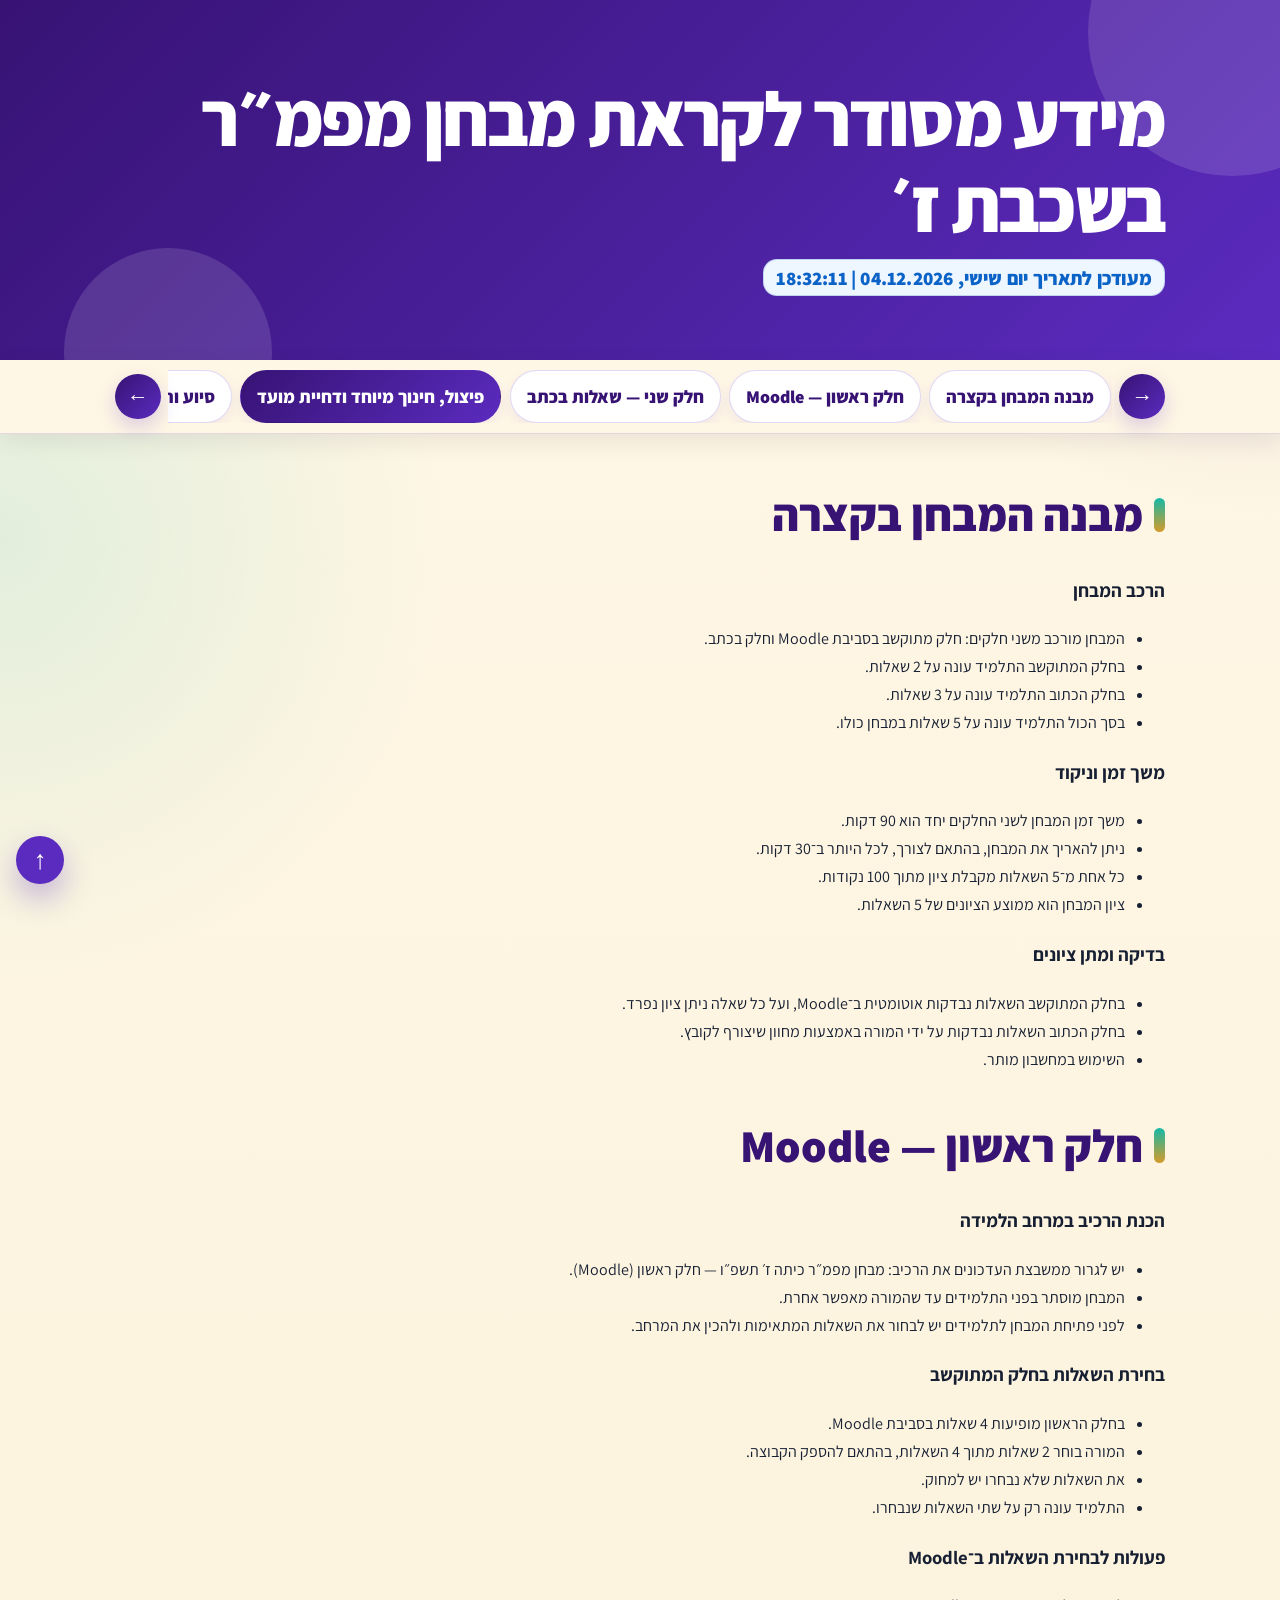
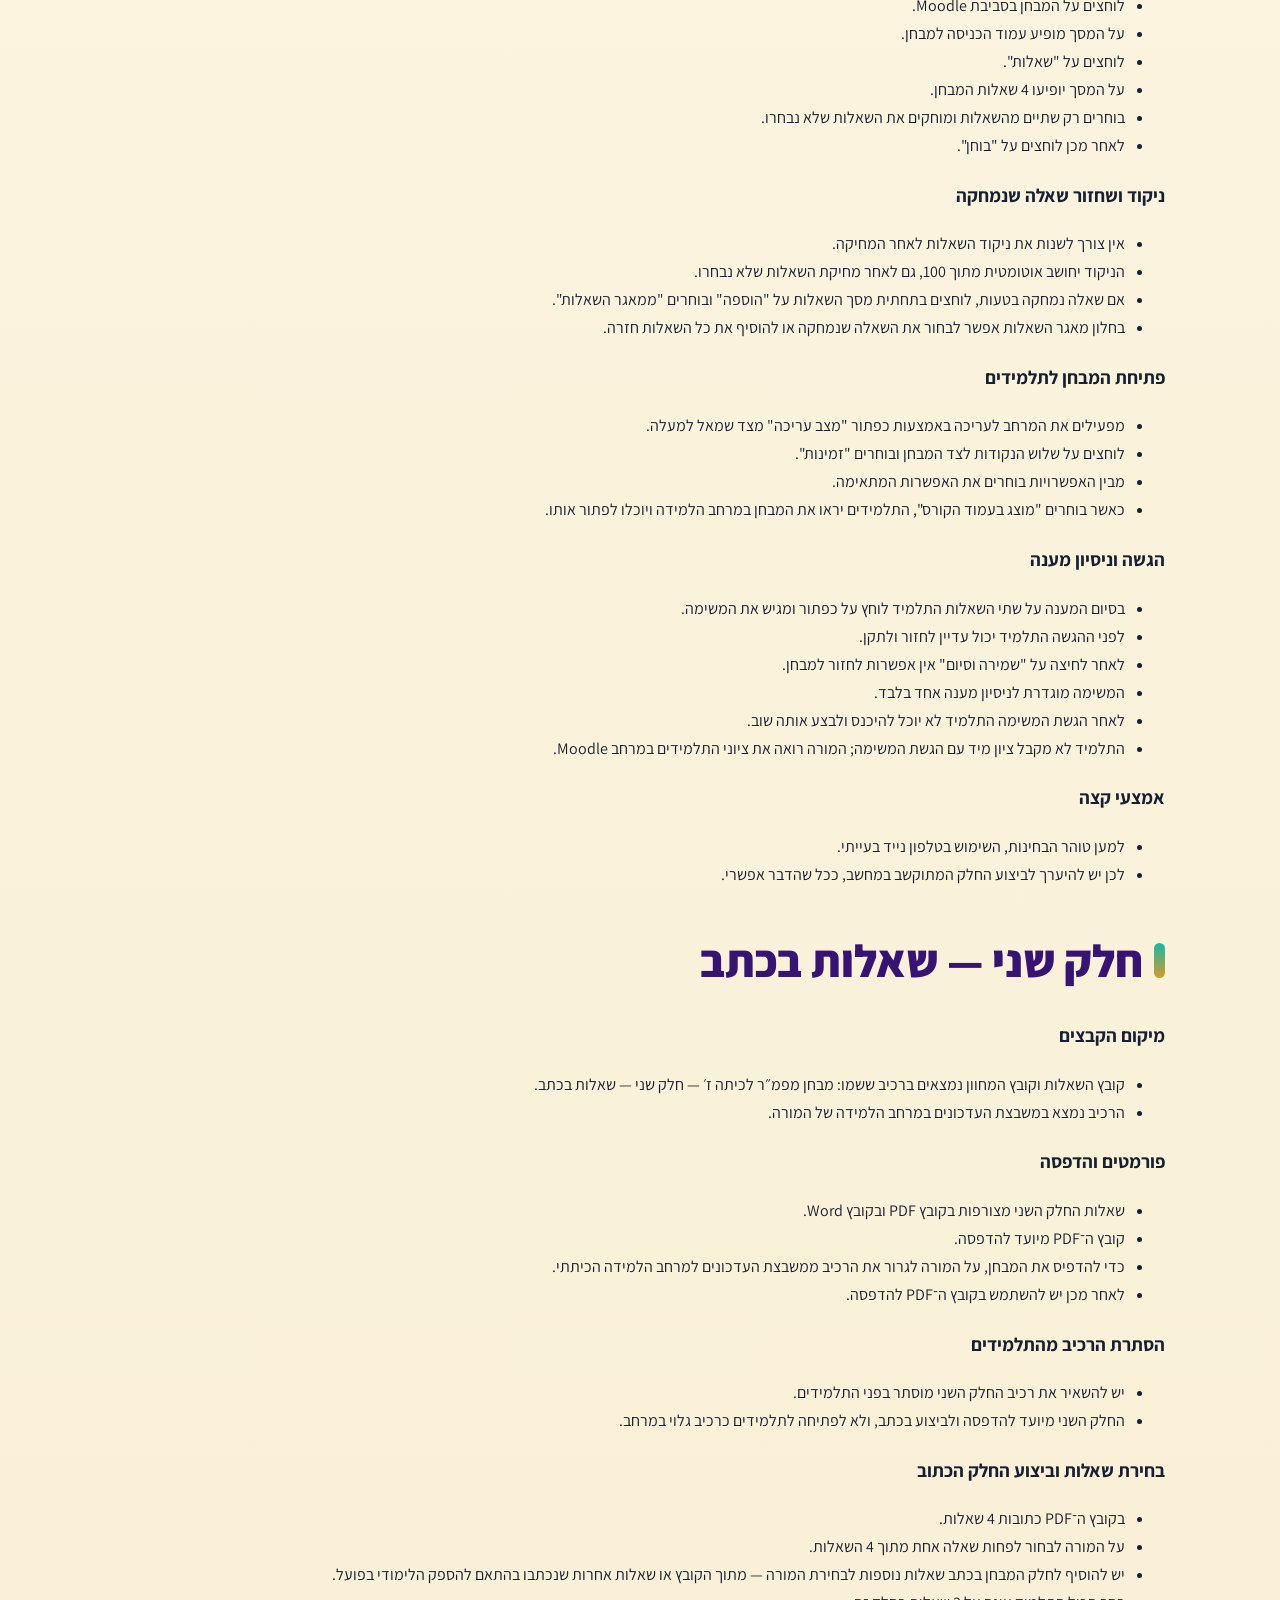
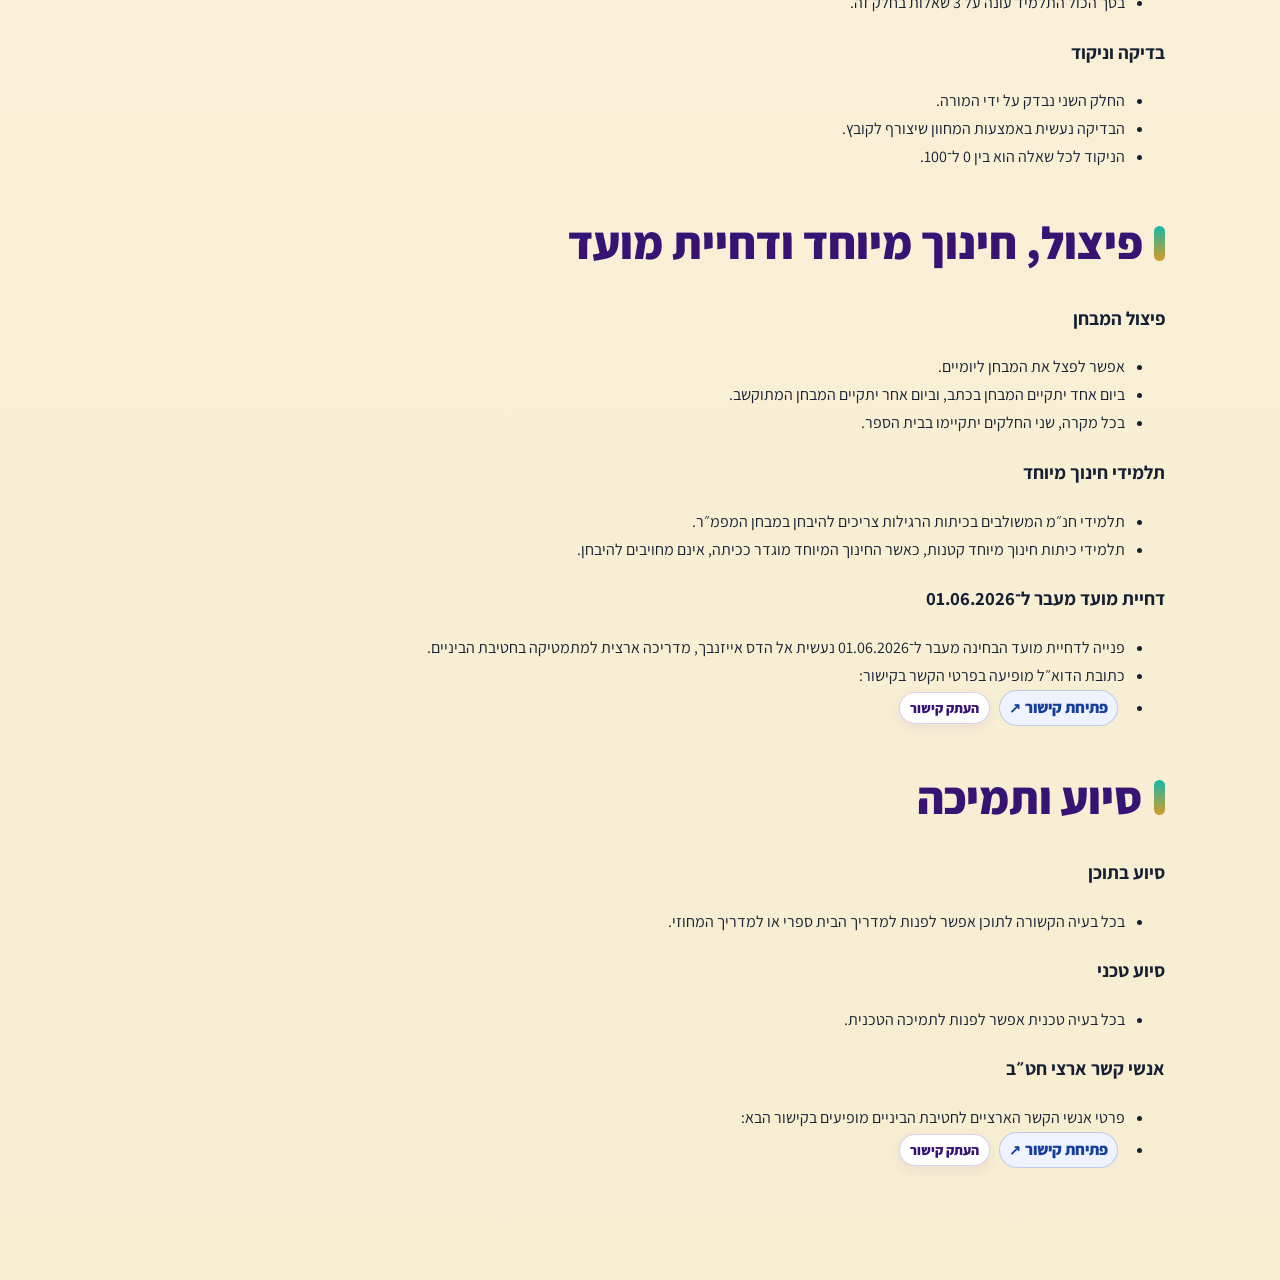
<file: index.html>
<!doctype html>
<html lang="he" dir="rtl">
<head>
  <meta charset="utf-8">
  <meta name="viewport" content="width=device-width,initial-scale=1,viewport-fit=cover">
  <meta name="theme-color" content="#5b2bbf">
  <meta http-equiv="Cache-Control" content="no-cache, no-store, must-revalidate">
  <meta http-equiv="Pragma" content="no-cache">
  <meta http-equiv="Expires" content="0">
  <title>מידע מסודר לקראת מבחן מפמ״ר בשכבת ז׳</title>
  <link rel="preconnect" href="https://fonts.googleapis.com">
  <link rel="preconnect" href="https://fonts.gstatic.com" crossorigin>
  <link href="https://fonts.googleapis.com/css2?family=Assistant:wght@400;600;700;800;900&family=Heebo:wght@400;600;700;800;900&display=swap" rel="stylesheet">
  <link rel="stylesheet" href="styles.css?v=20260510-info-layout-1">
  <link rel="stylesheet" href="clock-override.css?v=20260510-no-demo-1">
</head>
<body>
  <a id="top"></a>
  <header class="hero">
    <div class="hero__inner">
      <h1>מידע מסודר לקראת מבחן מפמ״ר בשכבת ז׳</h1>
      <time id="liveUpdatedClock" class="live-clock" aria-live="polite">מעודכן לתאריך --/--/---- | --:--:--</time>
    </div>
  </header>
  <nav class="topic-nav" id="topicNav" aria-label="ניווט לפי נושאים"></nav>
  <main class="page-wrap" id="content"></main>
  <a class="back-to-top" href="#top" aria-label="חזרה לראש הדף">↑</a>
  <script src="app-clean.js?v=20260510-info-layout-1"></script>
  <script src="live-clock.js?v=20260510-no-demo-1"></script>
</body>
</html>
</file>
<file: styles.css>
/* Mifmar grade 7 QA site — premium Hebrew RTL mobile design */
:root{
  --cream:#fff7e6;--cream2:#f7edd1;--ink:#172033;--muted:#566070;
  --purple:#5b2bbf;--purple2:#371374;--blue:#1f4ea3;--turquoise:#16b8a6;--gold:#d49b2a;
  --card:rgba(255,255,255,.94);--shadow:0 14px 34px rgba(55,20,122,.12);--nav-h:4.35rem;
}
*{box-sizing:border-box}html{direction:rtl;scroll-behavior:smooth;-webkit-text-size-adjust:100%}body{margin:0;min-height:100vh;direction:rtl;text-align:right;unicode-bidi:plaintext;font-family:"Assistant","Heebo","Noto Sans Hebrew",Arial,sans-serif;color:var(--ink);background:radial-gradient(circle at 100% 0,rgba(91,43,191,.18),transparent 32rem),radial-gradient(circle at 0 12%,rgba(22,184,166,.12),transparent 28rem),linear-gradient(180deg,var(--cream),var(--cream2));line-height:1.75;overflow-x:hidden}.hero{position:relative;overflow:hidden;color:#fff;background:linear-gradient(135deg,var(--purple2),var(--purple));padding:clamp(2.25rem,7vw,4.7rem) max(1rem,env(safe-area-inset-right)) clamp(1.9rem,6vw,4rem) max(1rem,env(safe-area-inset-left))}.hero:before,.hero:after{content:"";position:absolute;border-radius:50%;background:rgba(255,255,255,.13);pointer-events:none}.hero:before{width:18rem;height:18rem;right:-6rem;top:-7rem}.hero:after{width:13rem;height:13rem;left:5%;bottom:-6rem}.hero__inner{position:relative;z-index:1;width:min(1050px,100%);margin:auto}.live-clock{display:inline-flex;align-items:center;justify-content:center;margin:0 0 .85rem;padding:.55rem 1rem;border-radius:999px;background:rgba(255,255,255,.16);border:1px solid rgba(255,255,255,.42);box-shadow:0 12px 28px rgba(0,0,0,.16);color:#fff3c9;font-weight:900;font-size:clamp(1.15rem,3.6vw,2.15rem);line-height:1.2;letter-spacing:.01em;direction:rtl;unicode-bidi:plaintext}.eyebrow{display:inline-block;margin:0 0 .8rem;padding:.35rem .8rem;border:1px solid rgba(255,255,255,.35);border-radius:999px;color:#fff3c9;font-size:clamp(1rem,2.6vw,1.2rem);font-weight:900}h1{margin:0;color:#fff;font-weight:900;letter-spacing:-.03em;line-height:1.12;font-size:clamp(2rem,7.4vw,4.8rem)}.intro{max-width:850px;margin:1rem 0 0;color:rgba(255,255,255,.92);font-size:clamp(1.12rem,3.25vw,1.6rem);font-weight:700}.topic-nav{position:sticky;top:0;z-index:20;display:grid;grid-template-columns:auto minmax(0,1fr) auto;align-items:center;gap:.45rem;min-height:var(--nav-h);padding:.6rem max(.65rem,calc((100vw - 1050px)/2));background:rgba(255,247,230,.97);border-bottom:1px solid rgba(91,43,191,.16);box-shadow:0 8px 22px rgba(31,22,52,.08);backdrop-filter:blur(12px)}.topic-nav-scroll{display:flex;gap:.52rem;overflow-x:auto;scroll-behavior:smooth;-webkit-overflow-scrolling:touch;scrollbar-width:none;overscroll-behavior-x:contain;scroll-snap-type:x proximity}.topic-nav-scroll::-webkit-scrollbar{display:none}.topic-nav a{flex:0 0 auto;scroll-snap-align:center;text-decoration:none;background:#fff;color:var(--purple2);border:1px solid rgba(91,43,191,.18);border-radius:999px;padding:.62rem 1rem;min-height:2.75rem;display:inline-flex;align-items:center;justify-content:center;font-weight:900;font-size:clamp(.98rem,2.8vw,1.12rem);box-shadow:0 5px 14px rgba(91,43,191,.08);transition:transform .18s ease,background .18s ease,color .18s ease,border-color .18s ease}.topic-nav a:active{transform:scale(.97)}.topic-nav a.active{background:linear-gradient(135deg,var(--purple2),var(--purple));color:#fff;border-color:transparent}.nav-arrow{width:2.85rem;height:2.85rem;border:0;border-radius:999px;background:linear-gradient(135deg,var(--purple2),var(--purple));color:#fff;font-size:1.35rem;font-weight:900;box-shadow:0 8px 20px rgba(91,43,191,.22);cursor:pointer;touch-action:manipulation}.nav-arrow:active{transform:scale(.96)}.nav-arrow:disabled{opacity:.38;filter:grayscale(.25);box-shadow:none}.page-wrap{width:min(1050px,calc(100% - 2rem));margin:0 auto;padding:1.35rem 0 max(5rem,calc(4rem + env(safe-area-inset-bottom)))}.topic-section{scroll-margin-top:calc(var(--nav-h) + .8rem);margin-bottom:2rem}h2{display:flex;align-items:center;gap:.7rem;margin:1.25rem 0 .9rem;color:var(--purple2);font-size:clamp(1.65rem,5vw,2.85rem);font-weight:900}h2:before{content:"";width:.7rem;height:2.15rem;border-radius:999px;background:linear-gradient(180deg,var(--turquoise),var(--gold));flex:0 0 auto}.qa-card{position:relative;margin:.85rem 0;padding:clamp(1.05rem,3.5vw,1.85rem);background:var(--card);border:1px solid rgba(91,43,191,.12);border-radius:26px;box-shadow:var(--shadow);backdrop-filter:blur(10px);content-visibility:auto;contain-intrinsic-size:420px}.qa-card:before{content:"";position:absolute;inset:0 0 auto 0;height:6px;background:linear-gradient(90deg,var(--purple),var(--turquoise),var(--gold));border-radius:26px 26px 0 0}.qa-card h3,.qa-card h4{margin:0;font-size:clamp(1rem,3vw,1.2rem);font-weight:900}.qa-card h3{color:var(--turquoise)}.qa-card h4{margin-top:.9rem;color:var(--gold)}.question{margin:.2rem 0 .7rem;color:var(--purple2);font-size:clamp(1.2rem,3.65vw,1.72rem);font-weight:900;line-height:1.48}.answer{color:var(--ink);font-size:clamp(1.08rem,3.45vw,1.34rem);font-weight:650}.answer p{margin:.48rem 0}.answer p strong{font-weight:900}.answer .highlight{display:inline-block;background:linear-gradient(135deg,rgba(212,155,42,.2),rgba(22,184,166,.18));border:1px solid rgba(212,155,42,.3);border-radius:18px;padding:.38rem .72rem;color:var(--purple2);font-weight:900}.answer ul{margin:.45rem 1.1rem .75rem 0;padding:0 1.1rem 0 0}.answer li{margin:.25rem 0}.contact-list{display:grid;gap:.7rem;margin:.8rem 0 1rem}.contact-list div{display:flex;justify-content:space-between;align-items:center;gap:1rem;background:rgba(91,43,191,.07);border:1px solid rgba(91,43,191,.14);border-radius:18px;padding:.68rem .9rem}.contact-list strong{color:var(--purple2);font-weight:900}.contact-list span{direction:ltr;unicode-bidi:embed;color:var(--blue);font-weight:900}.whatsapp-link,.resource-link{display:inline-flex;align-items:center;gap:.25rem;direction:ltr;unicode-bidi:embed;margin-inline:.18rem;padding:.18rem .58rem;border-radius:999px;text-decoration:none;font-weight:900;min-height:2rem}.whatsapp-link{background:#e8fff3;color:#08783f;border:1px solid rgba(8,120,63,.22)}.whatsapp-link::after{content:"WhatsApp";font-size:.78em}.resource-link{direction:rtl;unicode-bidi:plaintext;background:#eef3ff;color:#173f9a;border:1px solid rgba(23,63,154,.22)}.resource-link::after{content:"↗";font-size:.9em}.back-to-top{position:fixed;left:max(1rem,env(safe-area-inset-left));bottom:max(1rem,env(safe-area-inset-bottom));width:3rem;height:3rem;display:grid;place-items:center;border-radius:50%;background:var(--purple);color:#fff;text-decoration:none;font-size:1.65rem;font-weight:900;box-shadow:0 14px 30px rgba(91,43,191,.32);z-index:30}@media(max-width:760px){:root{--nav-h:4.05rem}.page-wrap{width:min(100% - .9rem,1050px);padding-top:.85rem}.hero{padding:2.25rem .85rem 1.85rem}.live-clock{display:flex;width:100%;font-size:clamp(1.08rem,5.2vw,1.55rem);border-radius:22px;text-align:center}.qa-card{border-radius:22px;margin:.75rem 0}.qa-card:before{border-radius:22px 22px 0 0}.contact-list div{display:block}.contact-list span{display:block;margin-top:.15rem}.topic-nav{padding:.55rem .48rem;gap:.32rem}.nav-arrow{width:2.5rem;height:2.5rem;font-size:1.15rem}.topic-nav a{padding:.55rem .85rem;min-height:2.55rem}.topic-section{scroll-margin-top:calc(var(--nav-h) + .6rem)}}@media(max-width:420px){h1{font-size:clamp(1.85rem,9vw,2.45rem)}.intro{font-size:1.06rem}.page-wrap{width:calc(100% - .7rem)}.qa-card{padding:1rem .9rem}.question{font-size:1.18rem}.answer{font-size:1.05rem}.back-to-top{width:2.75rem;height:2.75rem}.nav-arrow{width:2.35rem;height:2.35rem}.topic-nav a{font-size:.96rem;padding:.5rem .75rem}}@media(prefers-reduced-motion:reduce){html{scroll-behavior:auto}.topic-nav-scroll{scroll-behavior:auto}.topic-nav a{transition:none}}

.qa-link-actions{display:inline-flex;align-items:center;gap:.35rem;flex-wrap:wrap;margin-inline:.25rem}
.copy-link-btn{display:inline-flex;align-items:center;justify-content:center;border:1px solid rgba(91,43,191,.22);border-radius:999px;background:#fff;color:#371374;font:inherit;font-size:.86em;font-weight:900;min-height:2rem;padding:.18rem .62rem;cursor:pointer;box-shadow:0 4px 12px rgba(91,43,191,.08)}
.copy-link-btn:active{transform:scale(.97)}
</file>
<file: clock-override.css>
.hero .live-clock{
  display:block;
  width:fit-content;
  max-width:100%;
  margin:.75rem 0 0;
  padding:.35rem .75rem;
  border-radius:14px;
  background:#eef6ff;
  border:1px solid rgba(30,90,180,.22);
  box-shadow:none;
  color:#0b63c7;
  font-weight:900;
  font-size:clamp(.95rem,2.7vw,1.2rem);
  line-height:1.25;
  text-align:right;
  direction:rtl;
  unicode-bidi:plaintext;
}
@media(max-width:760px){
  .hero .live-clock{
    width:fit-content;
    font-size:clamp(.9rem,4.1vw,1.05rem);
    border-radius:12px;
  }
}
</file>
